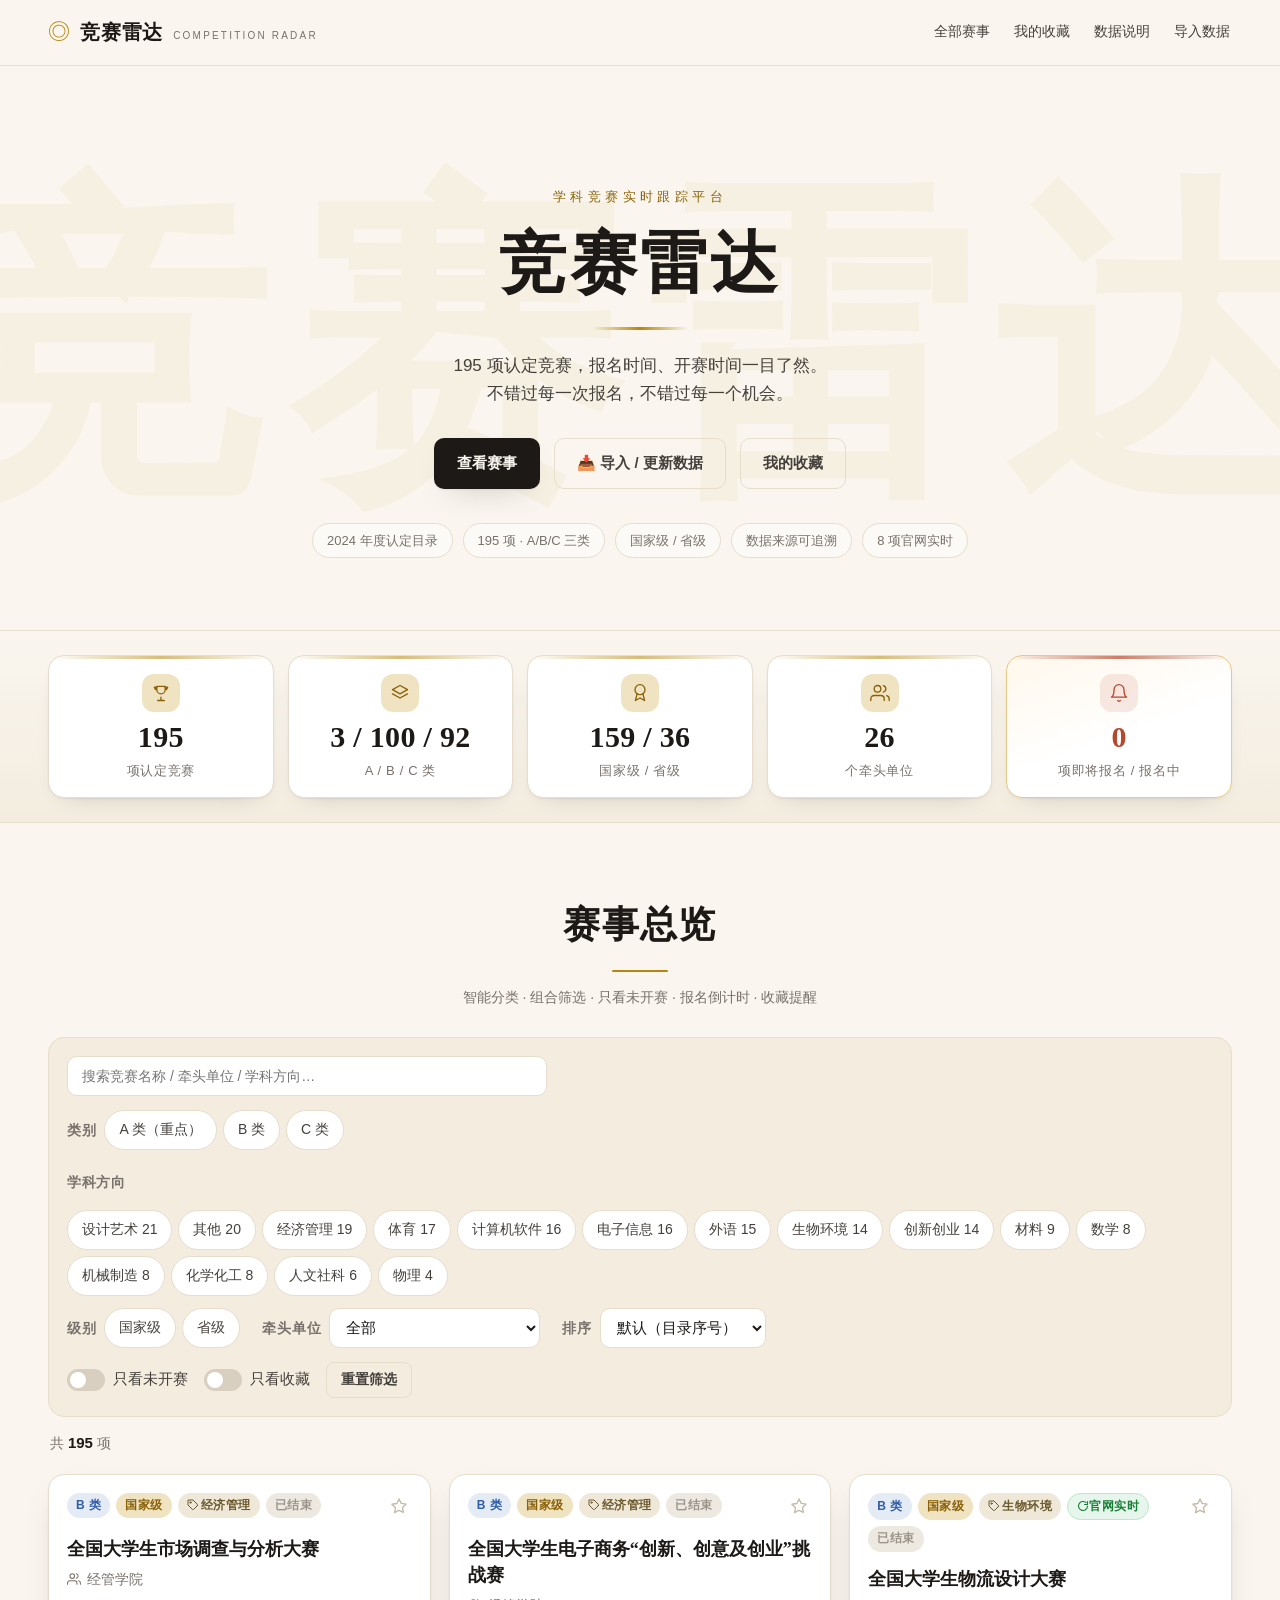
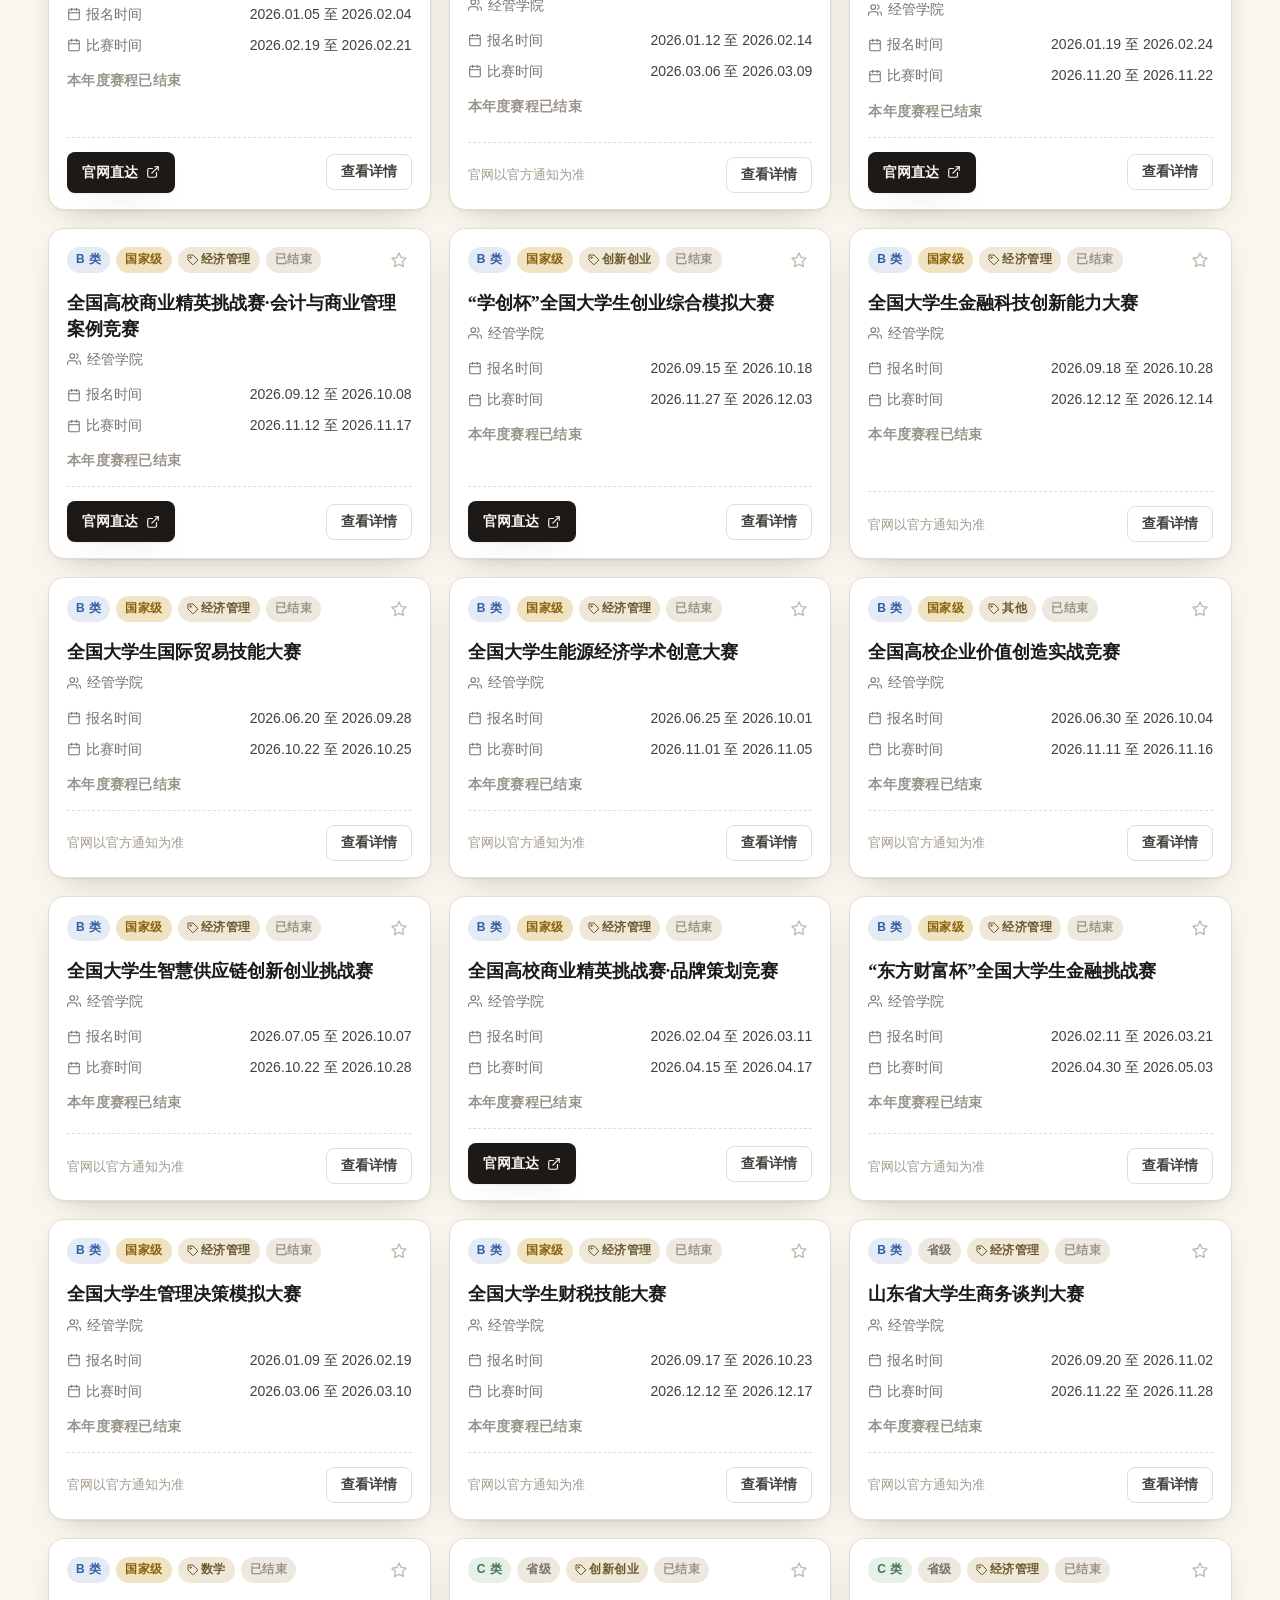
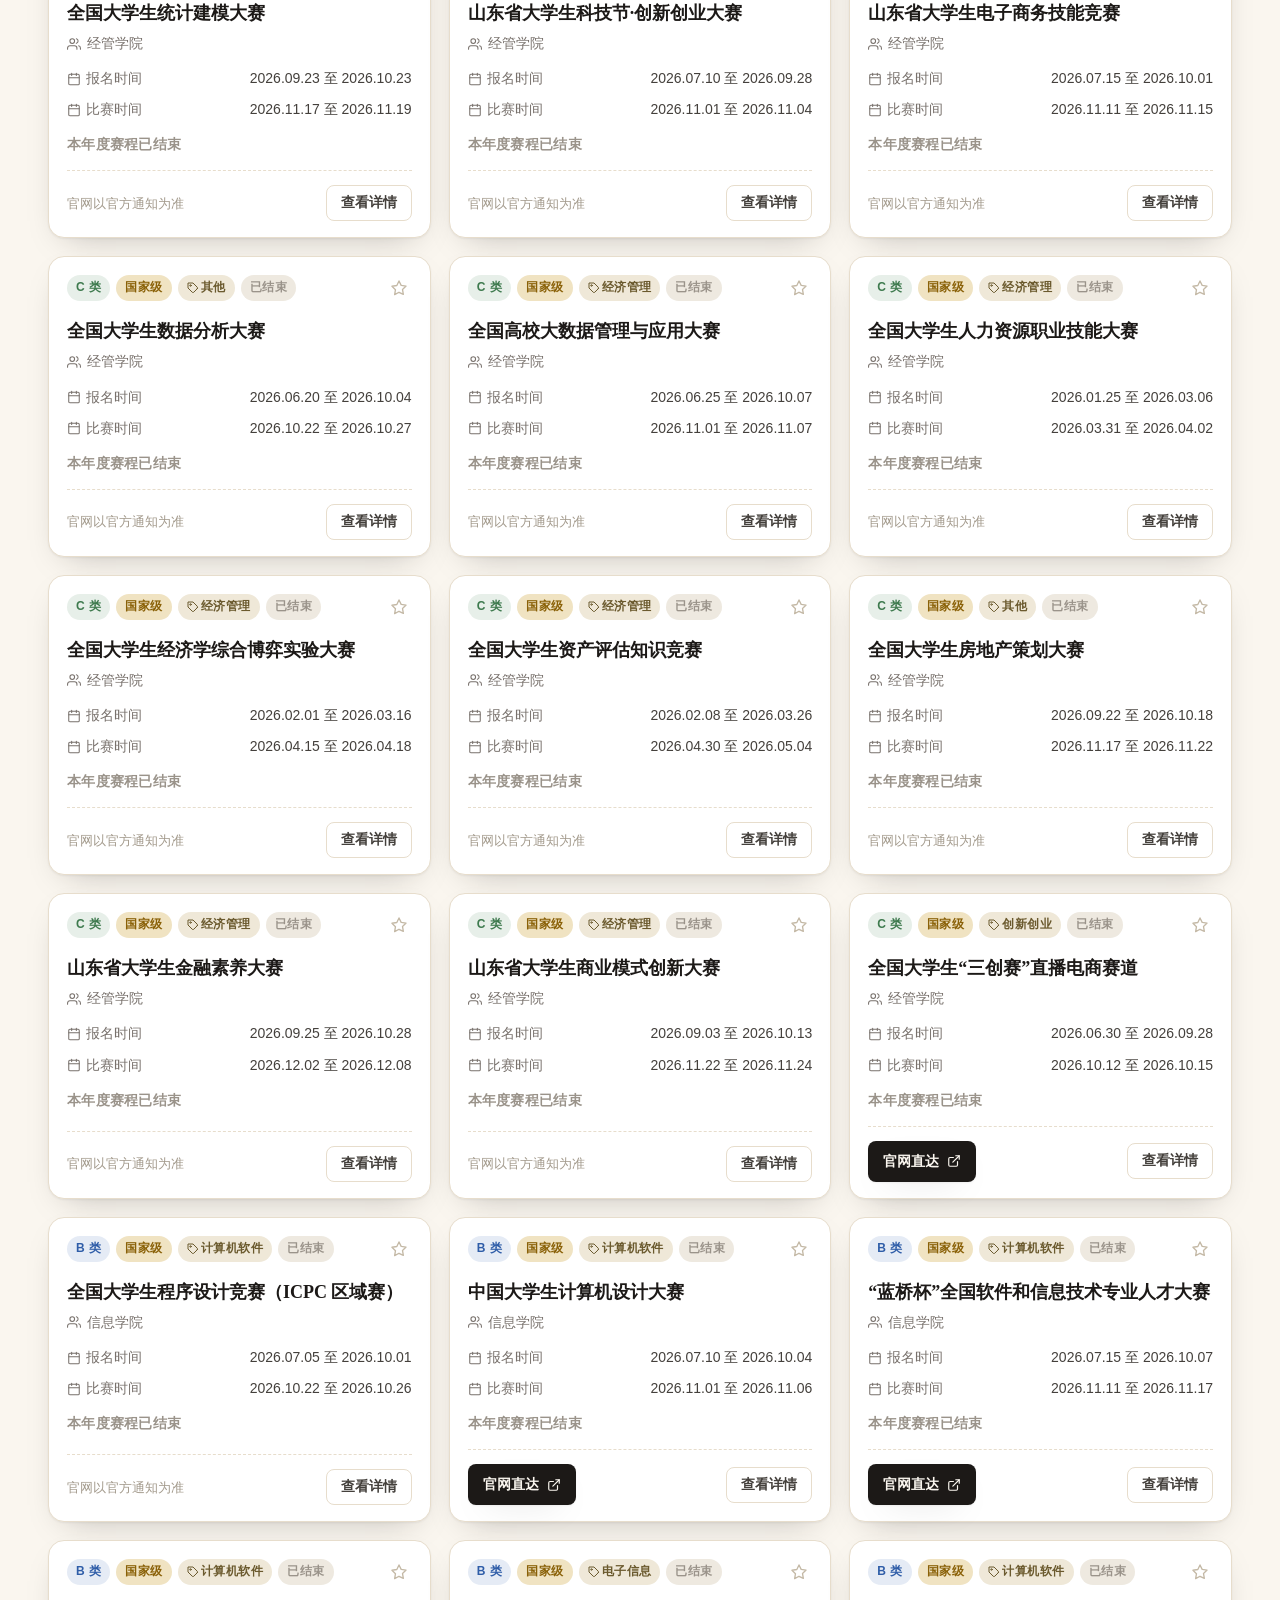
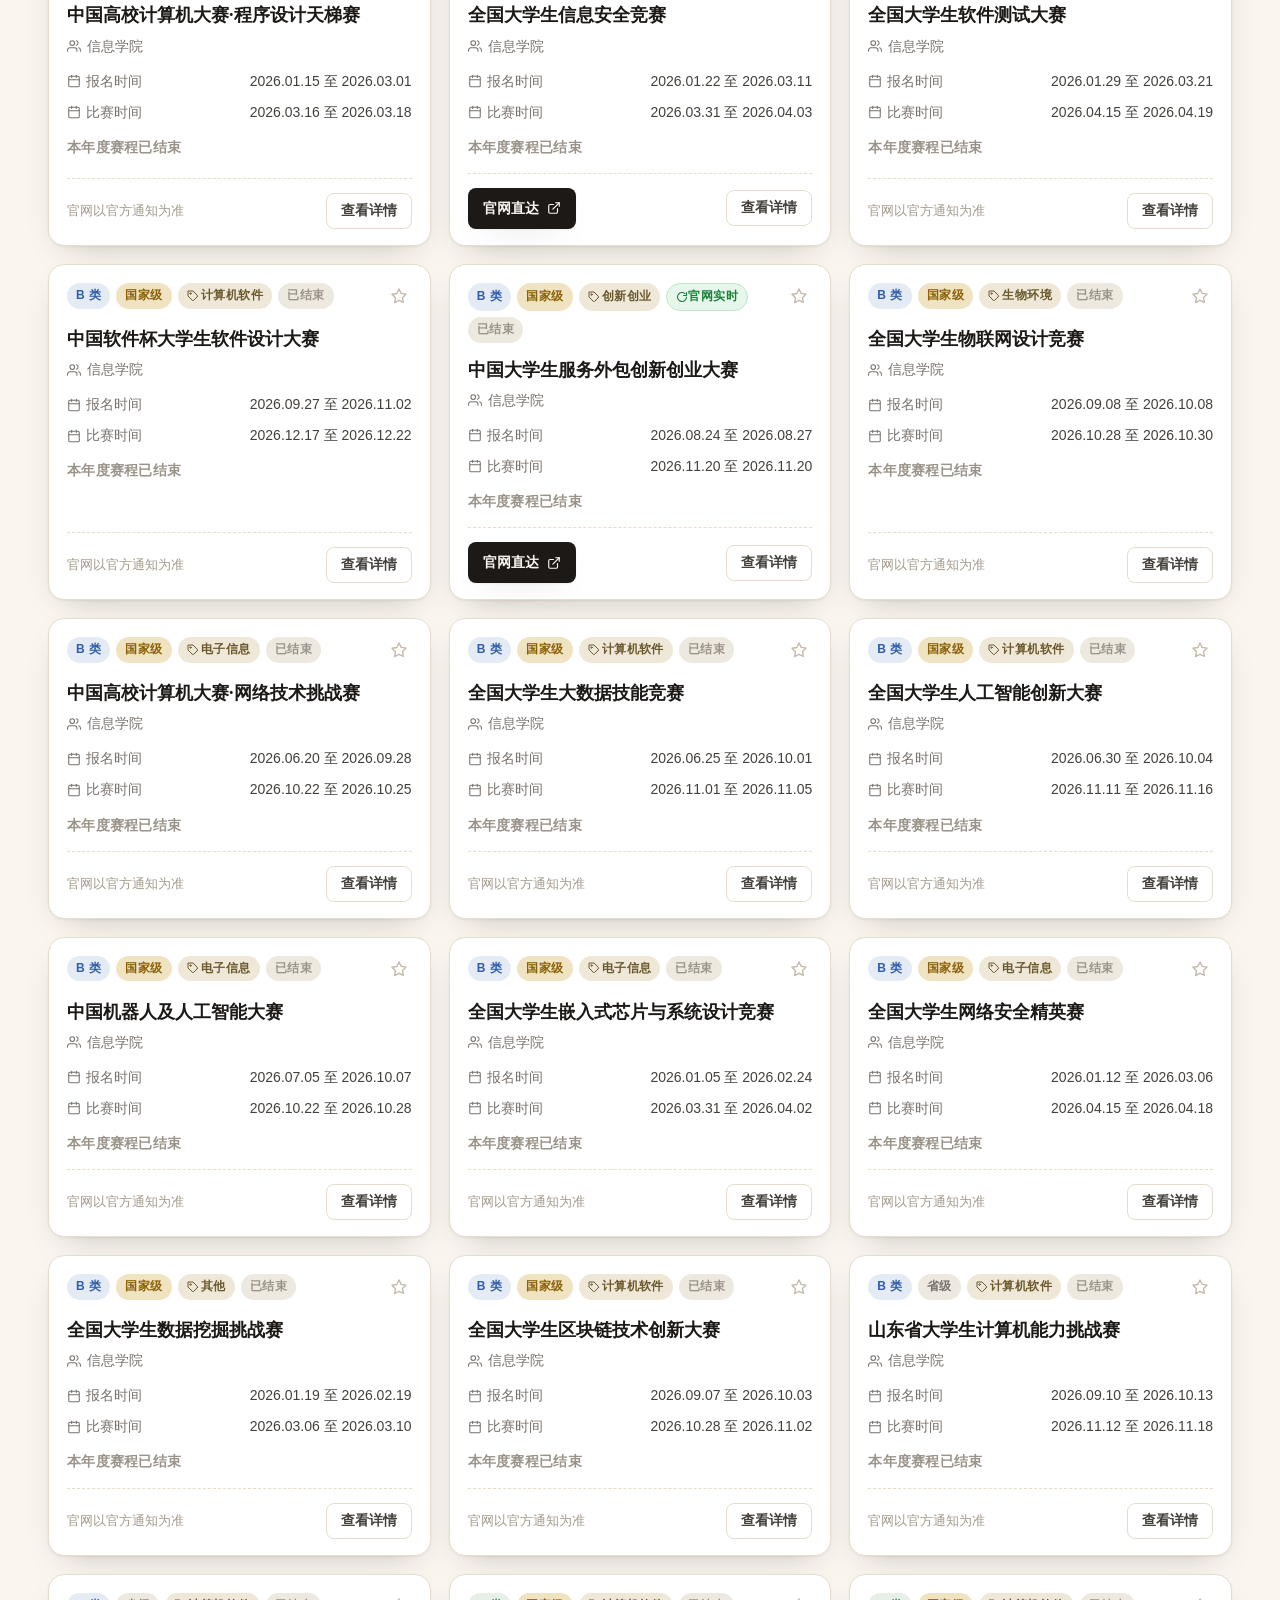
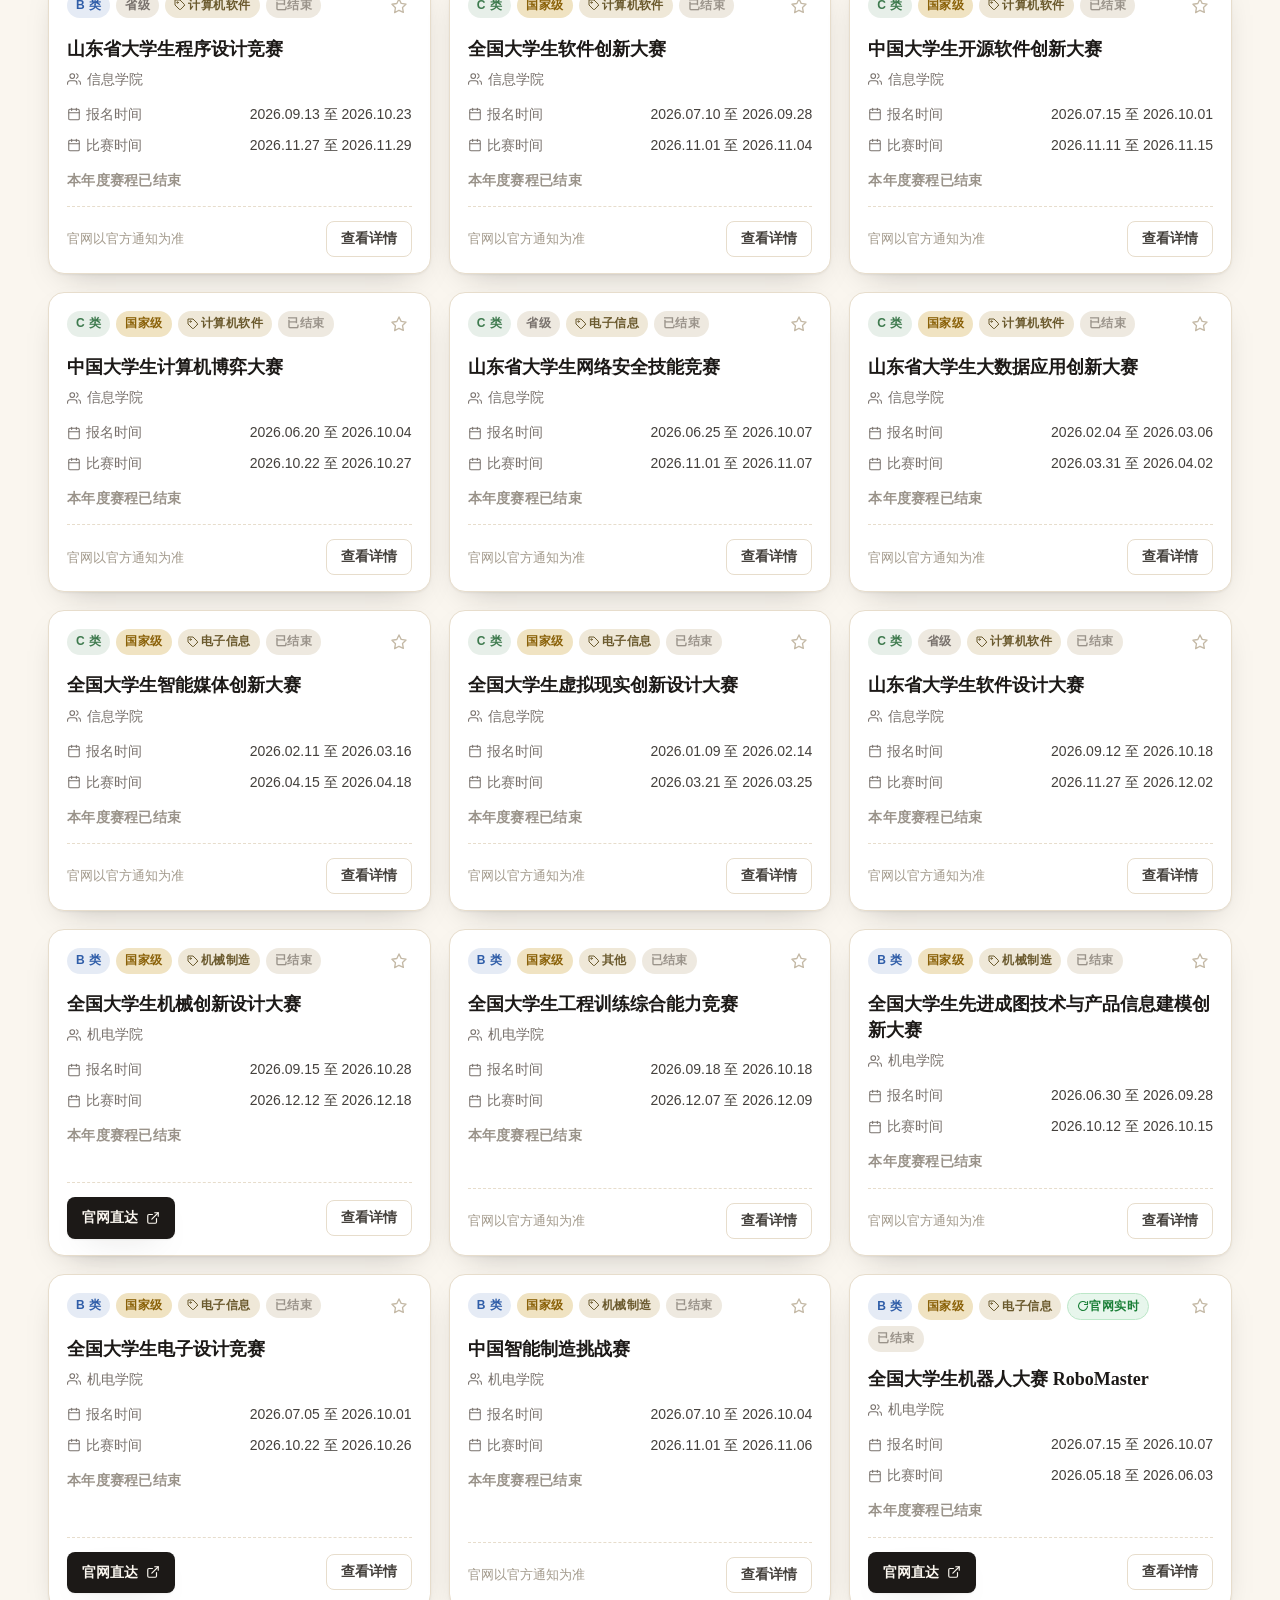
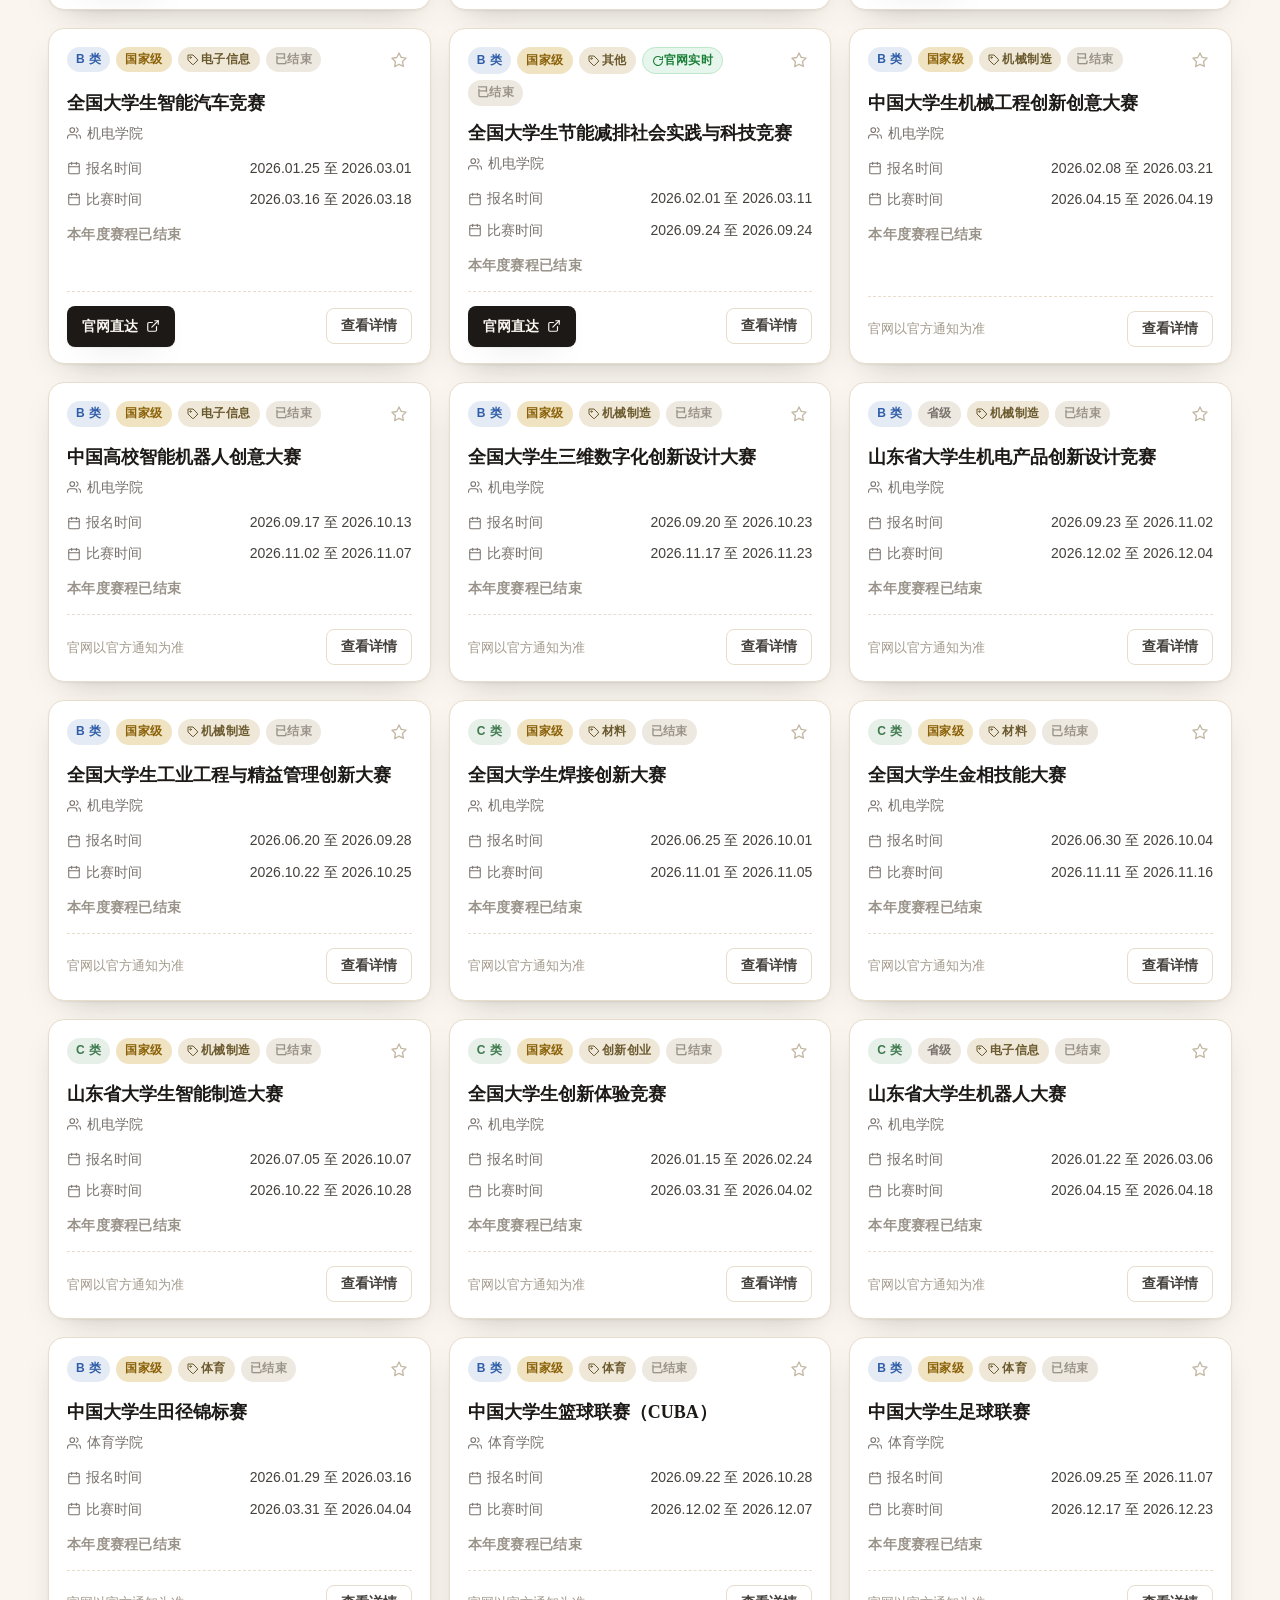
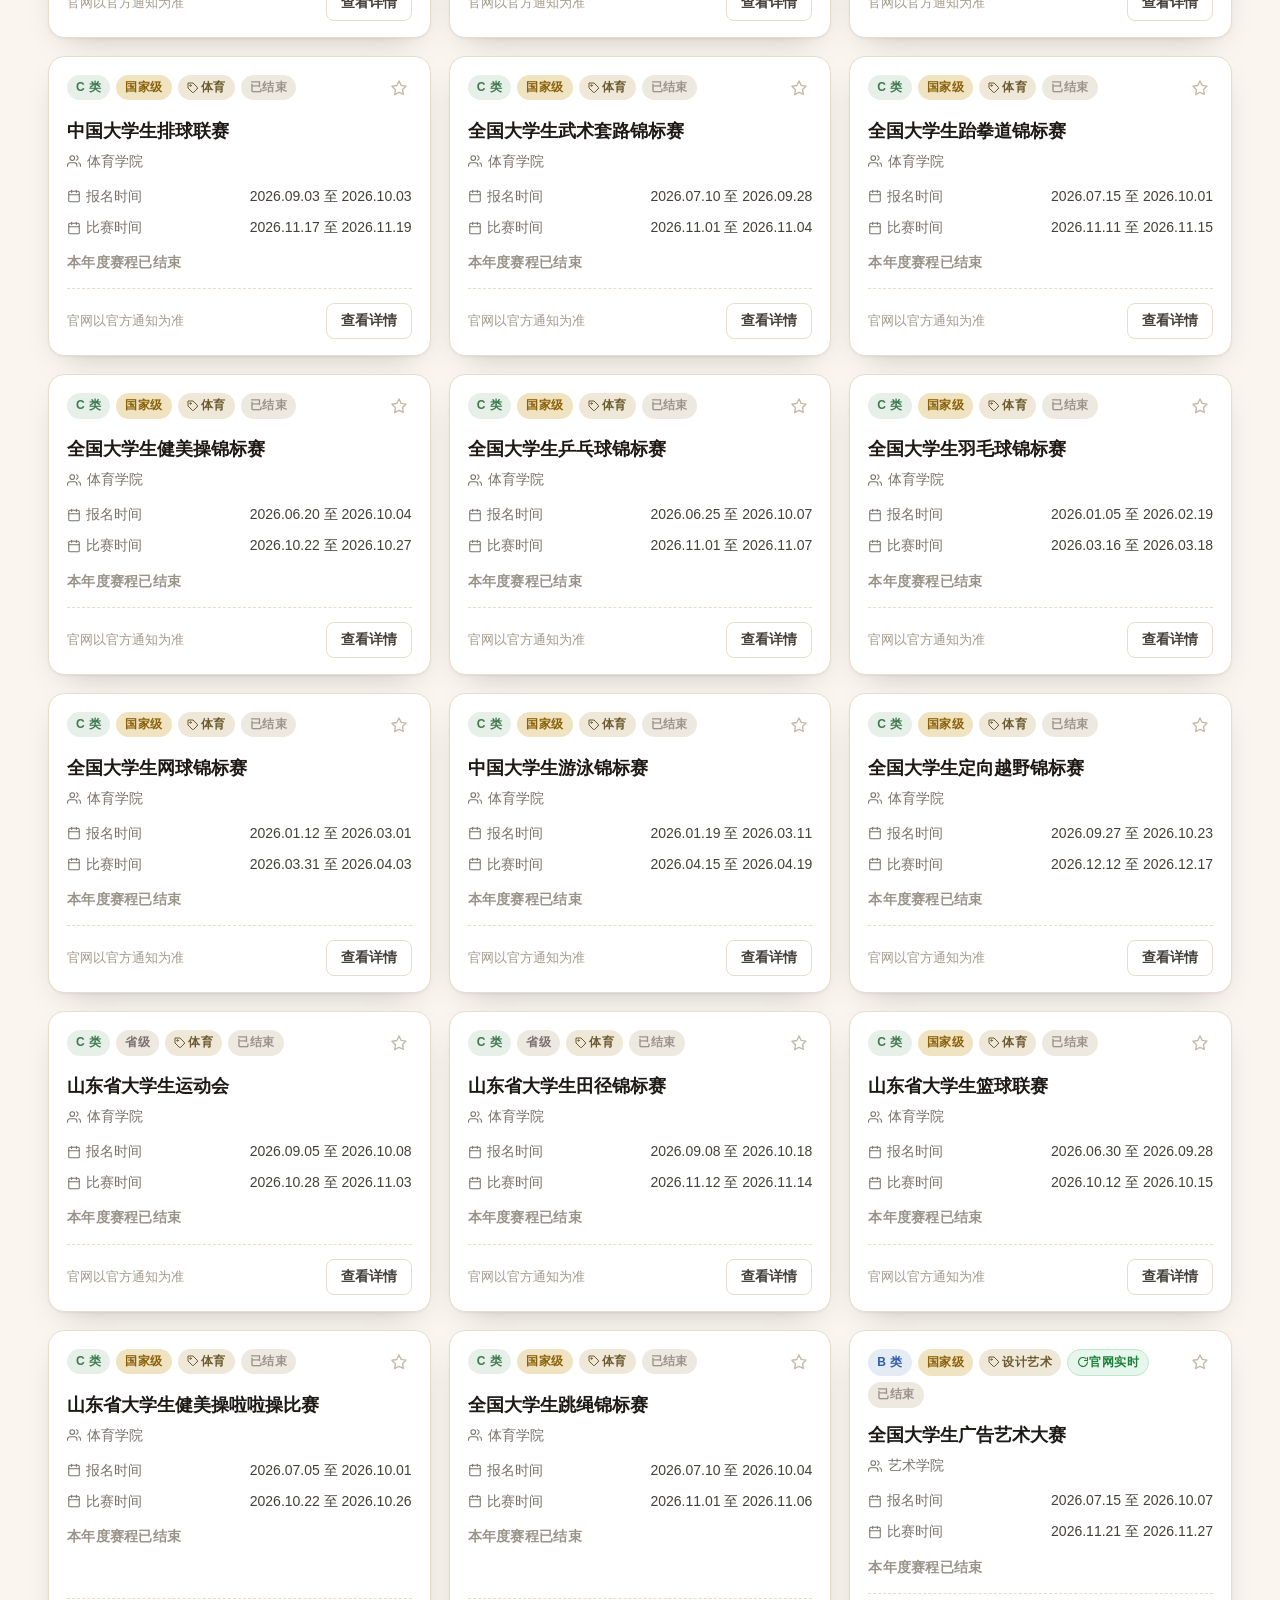
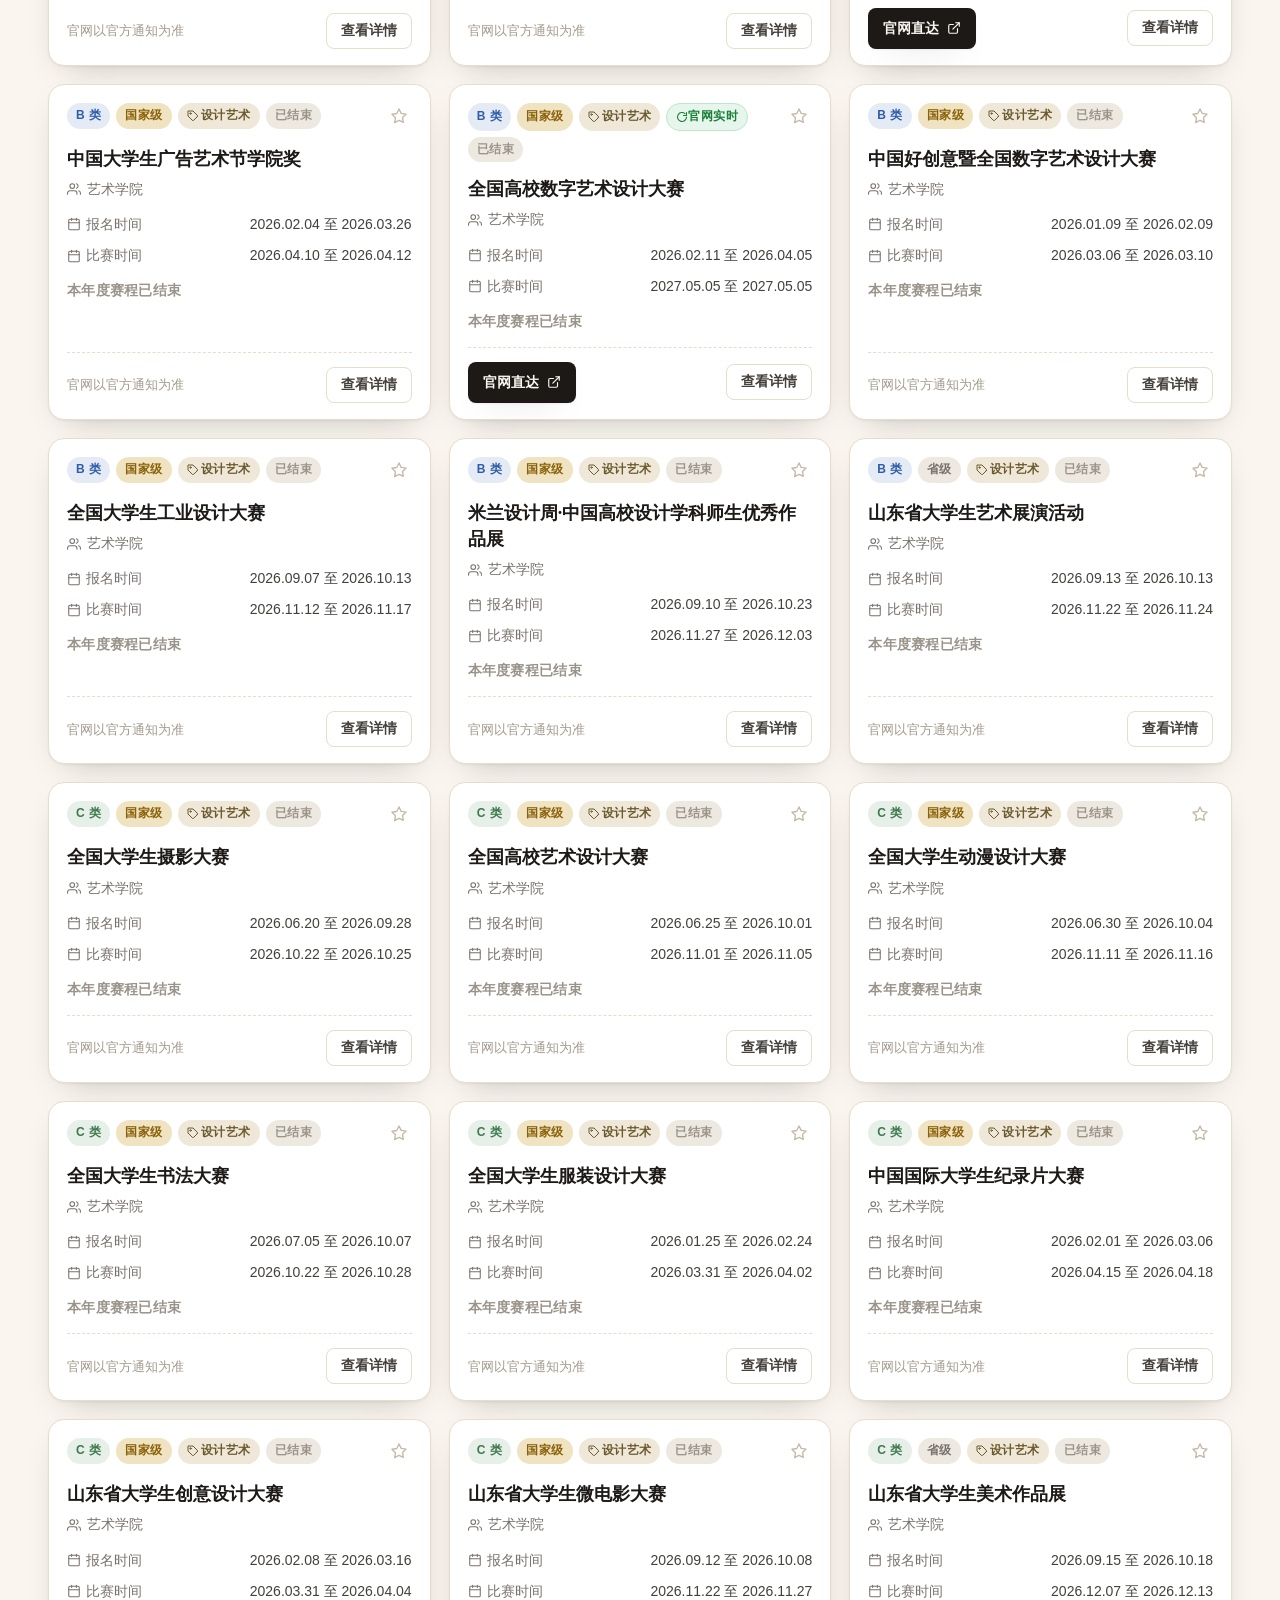
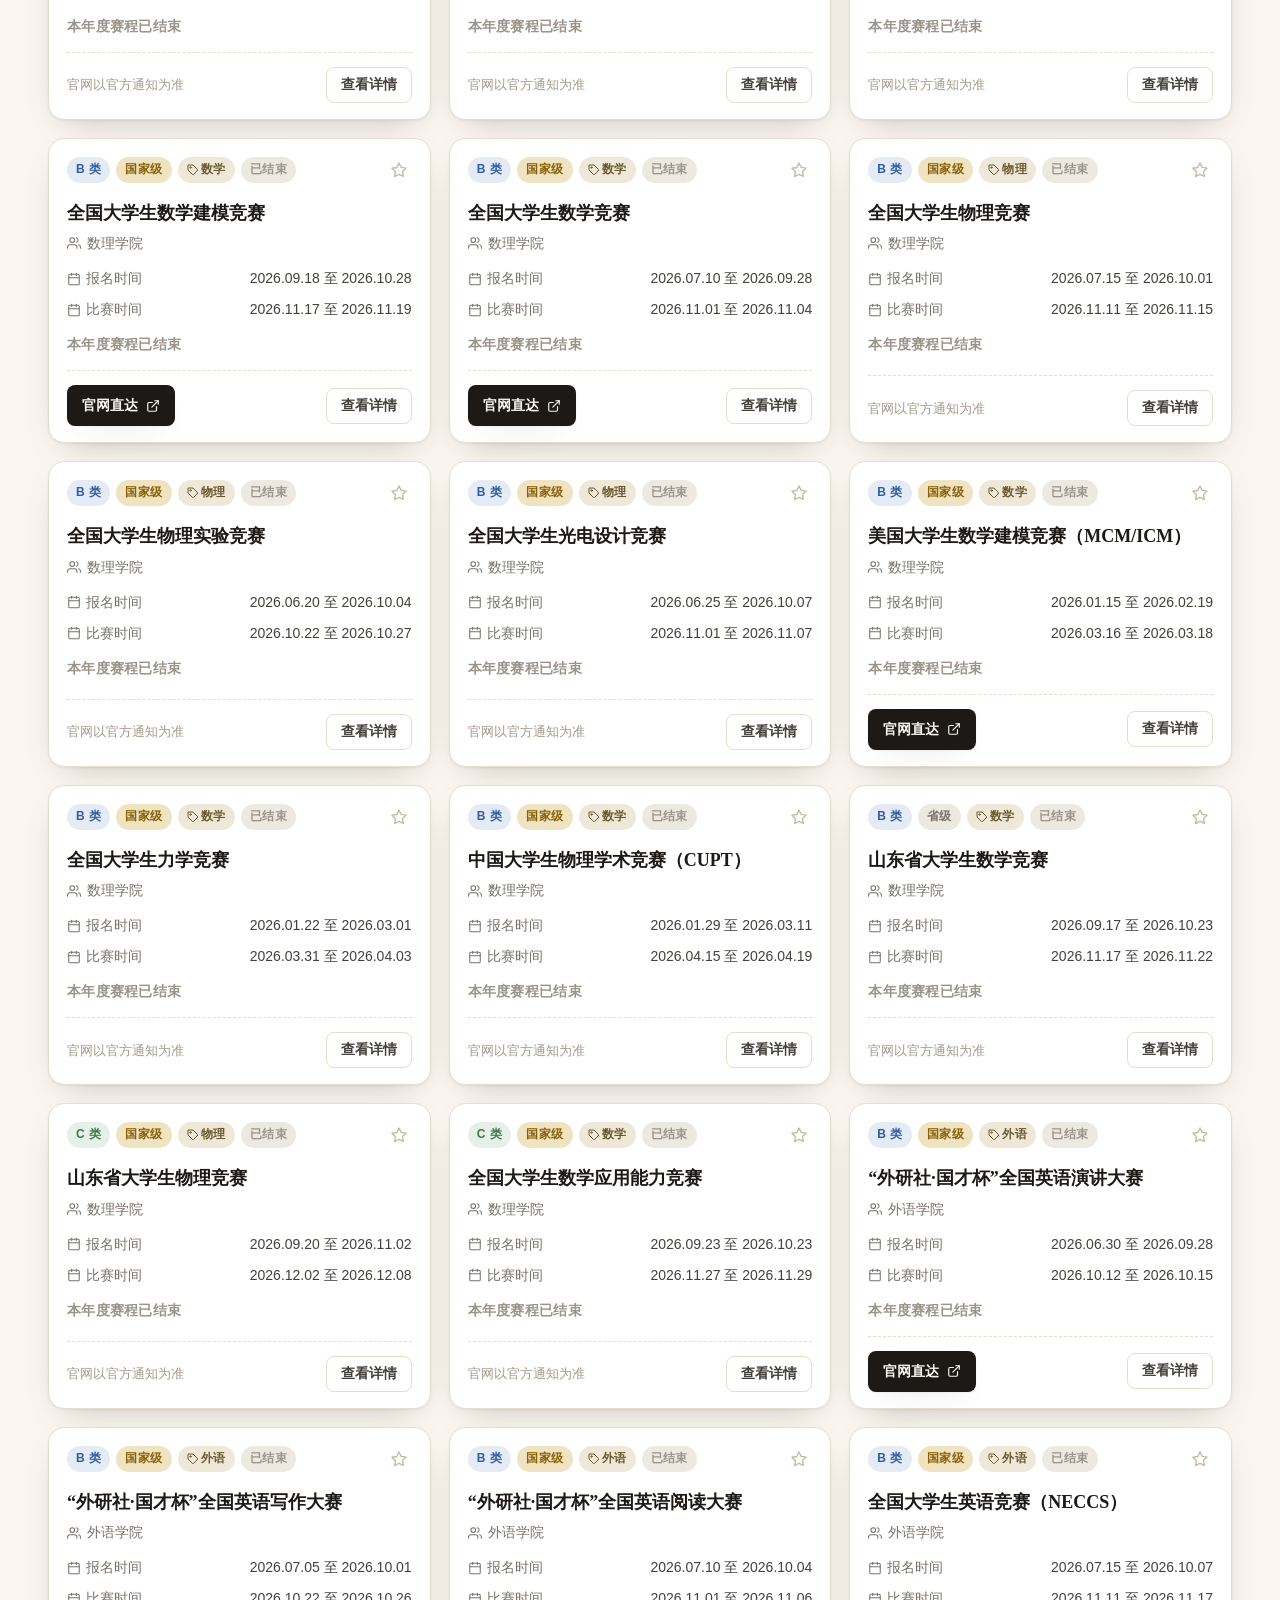
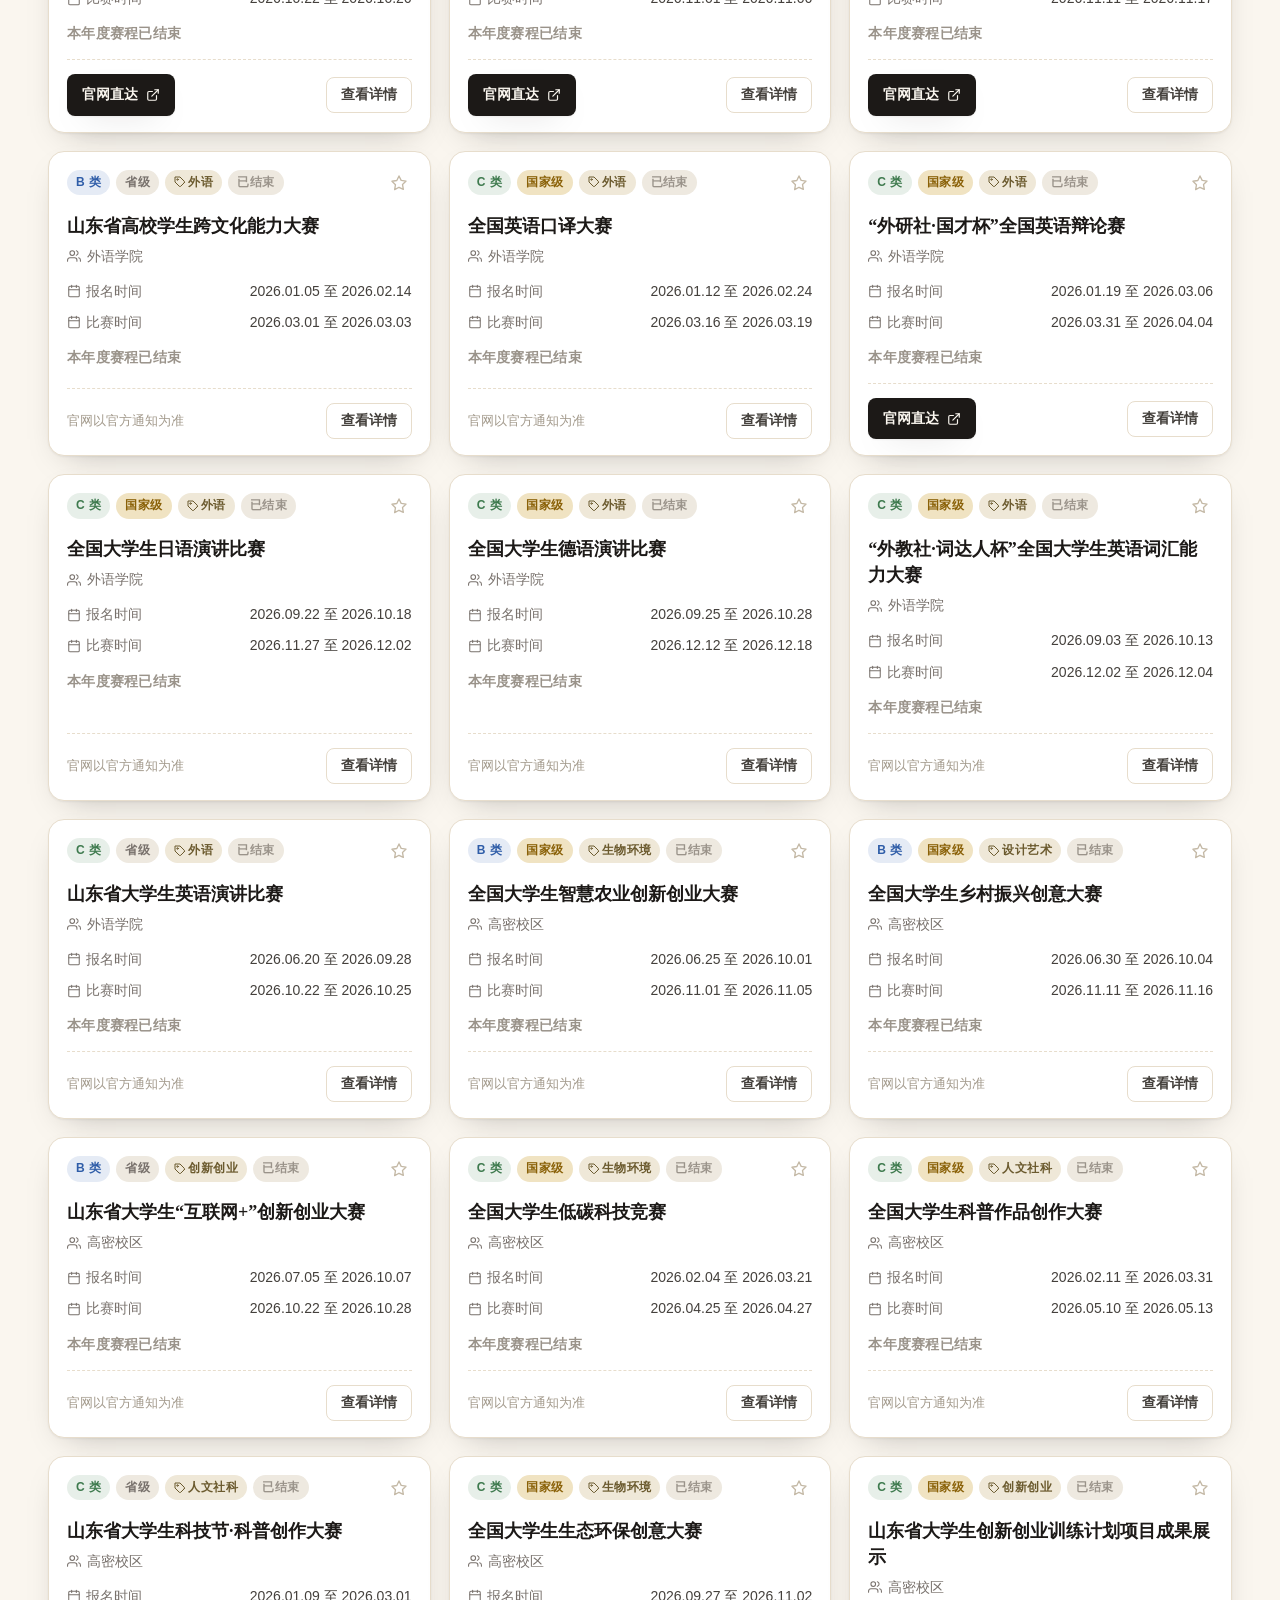
<file: index.html>
<!DOCTYPE html>
<html lang="zh-CN">
<head>
  <meta charset="UTF-8" />
  <meta name="viewport" content="width=device-width, initial-scale=1.0" />
  <title>竞赛雷达 | 学科竞赛实时跟踪平台</title>
  <meta name="description" content="学科竞赛实时跟踪平台：即将报名、报名中、报名倒计时、智能分类筛选与收藏提醒。数据可通过导入工具从各类认定目录文件生成。" />
  <link rel="icon" href="favicon.svg" type="image/svg+xml" />
  <link rel="stylesheet" href="style.css" />
</head>
<body>
  <div class="site">
    <header class="topbar">
      <a class="brand" href="#top" id="brand-link">
        <span class="brand-mark" aria-hidden="true">◎</span>
        <span class="brand-name">竞赛雷达</span>
        <span class="brand-sub">COMPETITION RADAR</span>
      </a>
      <nav class="topnav" aria-label="主导航">
        <a href="#list" id="nav-all">全部赛事</a>
        <button type="button" class="nav-link" id="nav-fav">我的收藏</button>
        <a href="#about" id="nav-about">数据说明</a>
        <a href="tools/importer/index.html" id="nav-import">导入数据</a>
      </nav>
    </header>

    <main id="top">
      <section class="hero">
        <span class="hero-watermark" aria-hidden="true">竞赛雷达</span>
        <div class="hero-inner">
          <p class="hero-eyebrow" id="hero-eyebrow">学科竞赛实时跟踪平台</p>
          <h1 class="hero-title">竞赛雷达</h1>
          <div class="hero-divider" aria-hidden="true"></div>
          <p class="hero-lead" id="hero-lead">195 项认定竞赛，报名时间、开赛时间一目了然。<br class="hero-br" />不错过每一次报名，不错过每一个机会。</p>
          <div class="hero-actions">
            <a class="btn btn-primary" href="#list">查看赛事</a>
            <a class="btn btn-ghost" href="tools/importer/index.html" id="hero-import">📥 导入 / 更新数据</a>
            <button type="button" class="btn btn-ghost" id="hero-fav">我的收藏</button>
          </div>
          <div class="hero-tags" aria-label="平台说明">
            <span id="hero-tag-year">2024 年度认定目录</span>
            <span id="hero-tag-count">195 项 · A/B/C 三类</span>
            <span id="hero-tag-level">国家级 / 省级</span>
            <span>数据来源可追溯</span>
            <span id="hero-tag-live">官网实时抓取</span>
          </div>
        </div>
      </section>

      <section class="stats-strip" aria-label="数据总览">
        <div class="stat">
          <span class="stat-icon" aria-hidden="true">
            <svg viewBox="0 0 24 24" width="20" height="20" fill="none" stroke="currentColor" stroke-width="1.6" stroke-linecap="round" stroke-linejoin="round"><path d="M8 21h8M12 17v4M7 4h10v4a5 5 0 0 1-10 0V4z"/><path d="M17 5h3l-1.5 3L17 5zM7 5H4l1.5 3L7 5z"/></svg>
          </span>
          <strong class="stat-num" id="stat-total">195</strong>
          <span class="stat-label">项认定竞赛</span>
        </div>
        <div class="stat">
          <span class="stat-icon" aria-hidden="true">
            <svg viewBox="0 0 24 24" width="20" height="20" fill="none" stroke="currentColor" stroke-width="1.6" stroke-linecap="round" stroke-linejoin="round"><path d="M12 3l9 5-9 5-9-5 9-5z"/><path d="M3 13l9 5 9-5"/></svg>
          </span>
          <strong class="stat-num">3 / 100 / 92</strong>
          <span class="stat-label">A / B / C 类</span>
        </div>
        <div class="stat">
          <span class="stat-icon" aria-hidden="true">
            <svg viewBox="0 0 24 24" width="20" height="20" fill="none" stroke="currentColor" stroke-width="1.6" stroke-linecap="round" stroke-linejoin="round"><circle cx="12" cy="8" r="6"/><path d="M15.5 13l2 8-5.5-3-5.5 3 2-8"/></svg>
          </span>
          <strong class="stat-num">159 / 36</strong>
          <span class="stat-label">国家级 / 省级</span>
        </div>
        <div class="stat">
          <span class="stat-icon" aria-hidden="true">
            <svg viewBox="0 0 24 24" width="20" height="20" fill="none" stroke="currentColor" stroke-width="1.6" stroke-linecap="round" stroke-linejoin="round"><path d="M17 21v-2a4 4 0 0 0-4-4H5a4 4 0 0 0-4 4v2"/><circle cx="9" cy="7" r="4"/><path d="M23 21v-2a4 4 0 0 0-3-3.87M16 3.13a4 4 0 0 1 0 7.75"/></svg>
          </span>
          <strong class="stat-num" id="stat-units">26</strong>
          <span class="stat-label">个牵头单位</span>
        </div>
        <div class="stat stat-hot" id="stat-upcoming">
          <span class="stat-icon" aria-hidden="true">
            <svg viewBox="0 0 24 24" width="20" height="20" fill="none" stroke="currentColor" stroke-width="1.6" stroke-linecap="round" stroke-linejoin="round"><path d="M18 8a6 6 0 0 0-12 0c0 7-3 9-3 9h18s-3-2-3-9"/><path d="M13.7 21a2 2 0 0 1-3.4 0"/></svg>
          </span>
          <strong class="stat-num">—</strong>
          <span class="stat-label">项即将报名 / 报名中</span>
        </div>
      </section>

      <section class="list" id="list">
        <div class="list-head">
          <h2 class="section-title">赛事总览</h2>
          <p class="section-sub">智能分类 · 组合筛选 · 只看未开赛 · 报名倒计时 · 收藏提醒</p>
        </div>

        <div class="toolbar" role="search" aria-label="赛事筛选">
          <label class="search-box">
            <span class="sr-only">搜索竞赛名称或牵头单位</span>
            <input type="search" id="filter-query" placeholder="搜索竞赛名称 / 牵头单位 / 学科方向…" />
          </label>

          <div class="chip-groups">
            <div class="chip-group">
              <span class="chip-group-label">类别</span>
              <div class="chips" id="chips-category" role="group" aria-label="按类别多选">
                <button type="button" class="chip" data-cat="A">A 类（重点）</button>
                <button type="button" class="chip" data-cat="B">B 类</button>
                <button type="button" class="chip" data-cat="C">C 类</button>
              </div>
            </div>
            <div class="chip-group">
              <span class="chip-group-label">学科方向</span>
              <div class="chips chips-fields" id="chips-field" role="group" aria-label="按学科方向多选"></div>
            </div>
            <div class="chip-group">
              <span class="chip-group-label">级别</span>
              <div class="chips" id="chips-level" role="group" aria-label="按级别多选">
                <button type="button" class="chip" data-level="G">国家级</button>
                <button type="button" class="chip" data-level="S">省级</button>
              </div>
            </div>
            <div class="chip-group">
              <span class="chip-group-label">牵头单位</span>
              <select id="filter-unit" class="select">
                <option value="ALL">全部</option>
              </select>
            </div>
            <div class="chip-group">
              <span class="chip-group-label">排序</span>
              <select id="filter-sort" class="select">
                <option value="catalog">默认（目录序号）</option>
                <option value="regEnd">报名截止最近优先</option>
                <option value="eventStart">开赛时间最早优先</option>
              </select>
            </div>
          </div>

          <div class="toolbar-toggles">
            <label class="toggle">
              <input type="checkbox" id="toggle-upcoming" />
              <span>只看未开赛</span>
            </label>
            <label class="toggle">
              <input type="checkbox" id="toggle-fav" />
              <span>只看收藏</span>
            </label>
            <button type="button" class="btn btn-small btn-ghost" id="btn-reset">重置筛选</button>
          </div>
        </div>

        <p class="result-count" id="result-count" role="status"></p>

        <ul class="cards" id="cards"></ul>

        <div class="empty" id="empty" hidden>
          <div class="empty-radar" aria-hidden="true">◎</div>
          <p>没有符合条件的赛事</p>
          <button type="button" class="btn btn-primary" id="btn-clear">清除全部筛选</button>
        </div>
      </section>

      <section class="about" id="about">
        <h2 class="section-title">数据说明</h2>
        <div class="about-grid">
          <div class="about-card">
            <h3>数据底座</h3>
            <p id="about-base">赛事目录依据《2024 年度学科竞赛认定目录》，共 <strong>195</strong> 项，分为 A / B / C 三类，国家级 / 省级两级。</p>
          </div>
          <div class="about-card">
            <h3>智能分类</h3>
            <p>每项赛事按名称关键词自动标注「学科方向」（数学、计算机、材料、外语等），可多选组合筛选；分类结果仅供快速筛选参考。</p>
          </div>
          <div class="about-card">
            <h3>时效信息</h3>
            <p>报名、比赛时间来自两个来源：<b>官网实时抓取</b>（每日自动同步各竞赛官网公告，卡片会标注「官网实时」）与<b>目录示例数据</b>（未命中官网自动解析时的兜底）。</p>
            <p class="data-fresh" id="live-fresh"></p>
          </div>
          <div class="about-card">
            <h3>免责声明</h3>
            <p>本站仅聚合各竞赛公告的标题、时间与链接信息，参赛信息请以各竞赛组委会官方通知为准。</p>
          </div>
        </div>
      </section>
    </main>

    <footer class="footer">
      <div class="footer-inner">
        <p class="footer-brand">竞赛雷达 · COMPETITION RADAR</p>
        <p>为在校学生提供学科竞赛实时跟踪服务 · 数据来源可追溯 · 版权归各赛事组委会所有</p>
        <p class="footer-note">© 2026 竞赛雷达 · 演示站点，赛事时间为示例数据</p>
      </div>
    </footer>

    <div class="modal-backdrop" id="modal-backdrop" hidden>
      <div class="modal" role="dialog" aria-modal="true" aria-labelledby="modal-title">
        <div class="modal-head">
          <div class="badges" id="modal-badges"></div>
          <button type="button" class="modal-close" id="modal-close" aria-label="关闭详情">✕</button>
        </div>
        <h3 class="modal-title" id="modal-title"></h3>
        <p class="modal-unit" id="modal-unit"></p>
        <dl class="modal-dates" id="modal-dates"></dl>
        <p class="modal-countdown" id="modal-countdown"></p>
        <p class="modal-note" id="modal-note"></p>
        <div class="modal-actions" id="modal-actions"></div>
      </div>
    </div>
  </div>

  <script src="data.js"></script>
  <script src="meta-fix.js"></script>
  <script src="live-overrides.js"></script>
  <script src="app.js"></script>
</body>
</html>
</file>
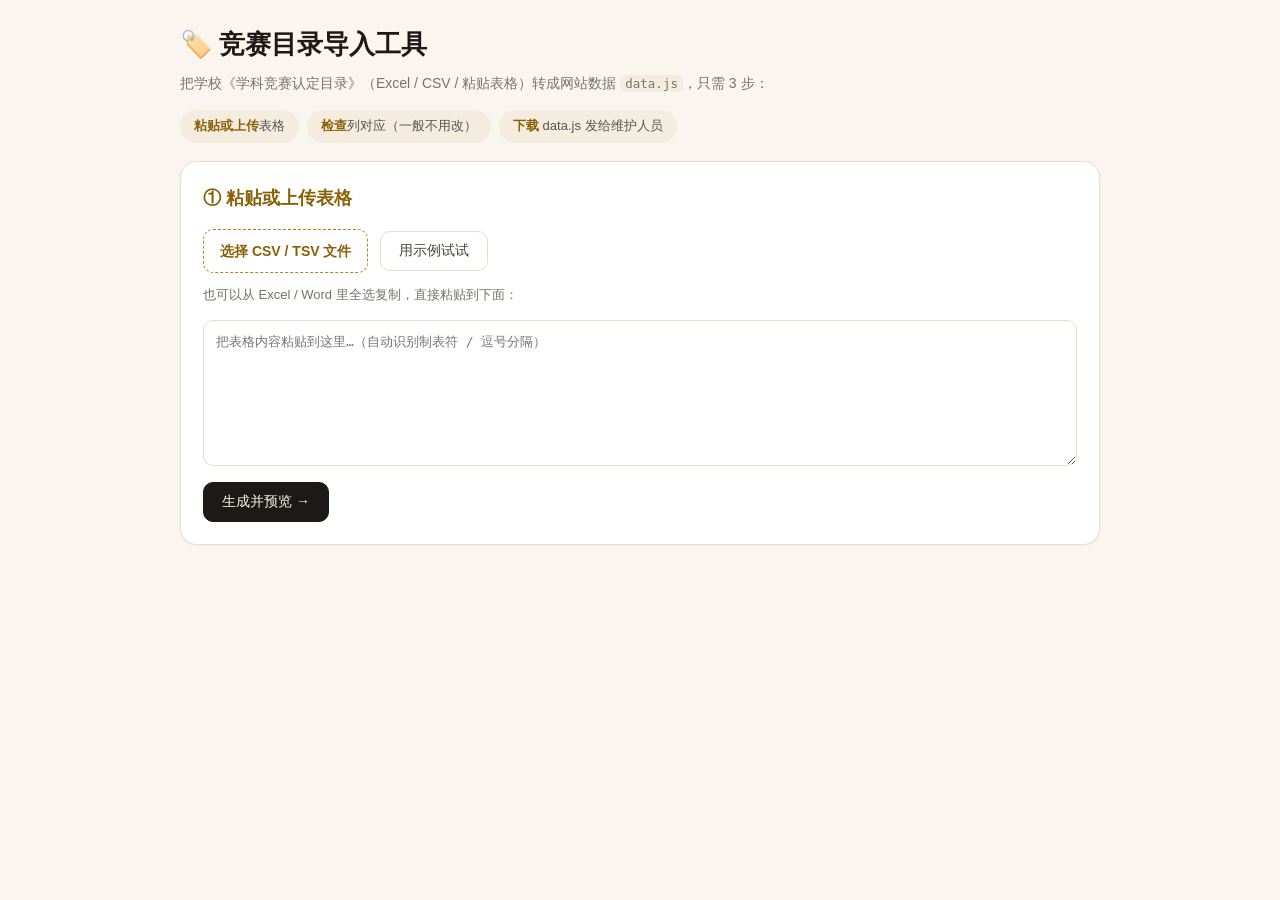
<file: tools/importer/index.html>
<!DOCTYPE html>
<html lang="zh-CN">
<head>
  <meta charset="UTF-8" />
  <meta name="viewport" content="width=device-width, initial-scale=1.0" />
  <title>竞赛目录导入工具 · 竞赛雷达</title>
  <link rel="stylesheet" href="style.css" />
</head>
<body>
  <div class="wrap">
    <header>
      <h1>🏷️ 竞赛目录导入工具</h1>
      <p class="sub">把学校《学科竞赛认定目录》（Excel / CSV / 粘贴表格）转成网站数据 <code>data.js</code>，只需 3 步：</p>
      <ol class="steps-intro">
        <li><b>粘贴或上传</b>表格</li>
        <li><b>检查</b>列对应（一般不用改）</li>
        <li><b>下载</b> data.js 发给维护人员</li>
      </ol>
    </header>

    <section class="card">
      <h2>① 粘贴或上传表格</h2>
      <div class="row">
        <label class="file-btn">
          选择 CSV / TSV 文件
          <input type="file" id="file" accept=".csv,.tsv,.txt" />
        </label>
        <button id="btn-sample" class="btn">用示例试试</button>
      </div>
      <p class="hint block-hint">也可以从 Excel / Word 里全选复制，直接粘贴到下面：</p>
      <textarea id="paste" rows="8" placeholder="把表格内容粘贴到这里…（自动识别制表符 / 逗号分隔）"></textarea>
      <div class="row">
        <button id="btn-parse" class="btn primary">生成并预览 →</button>
      </div>
    </section>

    <section class="card" id="map-card" hidden>
      <h2>② 检查列对应<span class="auto-tag">自动识别</span></h2>
      <p class="sub">列已经自动对应好；如果某列对不上，下拉改一下，预览会自动更新：</p>
      <div class="map-grid" id="map-grid"></div>
      <button id="btn-map" class="btn primary" style="display:none">按此映射生成</button>
    </section>

    <section class="card" id="preview-card" hidden>
      <h2>③ 预览并下载</h2>
      <div class="meta-row">
        <label>来源说明：<input id="meta-source" type="text" value="《2025 年度学科竞赛认定目录》" style="width:320px" /></label>
        <label>年度：<input id="meta-year" type="number" value="2025" style="width:80px" /></label>
        <label>学校 / 机构：<input id="meta-school" type="text" value="" style="width:180px" /></label>
      </div>
      <p class="stat-line" id="stat-line"></p>
      <div class="preview" id="preview"></div>
      <div class="row">
        <button id="btn-download" class="btn primary">下载 data.js</button>
        <button id="btn-copy" class="btn">复制到剪贴板</button>
        <a id="dl-link" download="data.js" hidden></a>
      </div>
      <p class="hint block-hint">下载 <code>data.js</code> 后，把文件发给网站维护人员，即可更新线上数据。学科方向已自动分类，一般无需修改。</p>
    </section>
  </div>
  <script src="importer.js"></script>
  <script>
    // 简化体验：点「生成并预览」后自动完成列对应并出预览；改下拉也自动刷新
    document.getElementById("btn-parse").addEventListener("click", function () {
      setTimeout(function () {
        var b = document.getElementById("btn-map");
        if (b && !b.closest("section").hidden) b.click();
      }, 30);
    });
    document.getElementById("map-grid").addEventListener("change", function () {
      var b = document.getElementById("btn-map");
      if (b) b.click();
    });
  </script>
</body>
</html>
</file>
<file: style.css>
/* ============================================================
   青科竞赛雷达 · Design System v4.6
   风格：Exaggerated Minimalism（夸张极简）
   纸张暖白 + 墨黑 + 金线，中文衬线大标题
   ============================================================ */

:root {
  --paper: #faf6ef;
  --paper-2: #f3ecdf;
  --ink: #1c1917;
  --ink-2: #44403c;
  --muted: #78716c;
  --line: #e7ddcc;
  --gold: #b8860b;
  --gold-deep: #8a6108;
  --gold-soft: #f0e3c2;
  --cat-a: #b5482d;
  --cat-b: #2f5da8;
  --cat-c: #3e7a4e;
  --ok: #2f7d4f;
  --warn: #b8860b;
  --shadow: 0 1px 2px rgba(28, 25, 23, 0.05), 0 12px 32px -18px rgba(28, 25, 23, 0.35);
  --shadow-lift: 0 2px 6px rgba(28, 25, 23, 0.07), 0 22px 44px -20px rgba(28, 25, 23, 0.4);
  --font-serif: "Noto Serif SC", "Source Han Serif SC", "Songti SC", "STSong", "SimSun", serif;
  --font-sans: -apple-system, BlinkMacSystemFont, "PingFang SC", "Microsoft YaHei", "Segoe UI", sans-serif;
}

* { box-sizing: border-box; }
html { scroll-behavior: smooth; }
body {
  margin: 0;
  background: var(--paper);
  color: var(--ink);
  font-family: var(--font-sans);
  line-height: 1.65;
  -webkit-font-smoothing: antialiased;
}
a { color: inherit; }
button { font-family: inherit; cursor: pointer; }
:focus-visible { outline: 2px solid var(--gold); outline-offset: 2px; border-radius: 4px; }

.sr-only {
  position: absolute; width: 1px; height: 1px; padding: 0; margin: -1px;
  overflow: hidden; clip: rect(0 0 0 0); white-space: nowrap; border: 0;
}

/* 顶栏 */
.topbar {
  position: sticky; top: 0; z-index: 40;
  display: flex; align-items: center; justify-content: space-between; gap: 16px;
  padding: 14px clamp(16px, 4vw, 48px);
  background: rgba(250, 246, 239, 0.86);
  backdrop-filter: blur(10px);
  border-bottom: 1px solid var(--line);
}
.brand { display: flex; align-items: baseline; gap: 10px; text-decoration: none; }
.brand-mark { font-size: 22px; color: var(--gold); line-height: 1; }
.brand-name { font-family: var(--font-serif); font-size: 20px; font-weight: 700; letter-spacing: 0.04em; }
.brand-sub { font-size: 10px; letter-spacing: 0.22em; color: var(--muted); text-transform: uppercase; }
.topnav { display: flex; align-items: center; gap: 20px; }
.topnav a, .nav-link {
  background: none; border: 0; padding: 6px 2px; font-size: 14px; color: var(--ink-2);
  text-decoration: none; border-bottom: 2px solid transparent; transition: color 0.2s, border-color 0.2s;
}
.topnav a:hover, .nav-link:hover { color: var(--ink); border-bottom-color: var(--gold); }

/* Hero */
.hero {
  position: relative; overflow: hidden;
  padding: clamp(64px, 10vw, 120px) clamp(16px, 4vw, 48px) clamp(48px, 6vw, 72px);
  text-align: center;
}
.hero-watermark {
  position: absolute; inset: 0; display: flex; align-items: center; justify-content: center;
  font-family: var(--font-serif); font-size: clamp(120px, 26vw, 340px); font-weight: 900;
  color: rgba(184, 134, 11, 0.055); letter-spacing: 0.06em;
  user-select: none; pointer-events: none; white-space: nowrap;
}
.hero-inner { position: relative; max-width: 820px; margin: 0 auto; }
.hero-eyebrow { margin: 0 0 18px; font-size: 13px; letter-spacing: 0.34em; text-transform: uppercase; color: var(--gold-deep); }
.hero-title {
  margin: 0; font-family: var(--font-serif);
  font-size: clamp(3rem, 8vw, 4.2rem); font-weight: 900; line-height: 1.12;
  letter-spacing: 0.05em; color: var(--ink);
}
.hero-divider { width: 96px; height: 3px; margin: 26px auto 22px; background: linear-gradient(90deg, transparent, var(--gold), transparent); border-radius: 2px; }
.hero-lead { margin: 0 auto; max-width: 560px; font-size: 17px; color: var(--ink-2); }
.hero-actions { display: flex; justify-content: center; gap: 14px; margin-top: 30px; flex-wrap: wrap; }
.hero-tags { display: flex; justify-content: center; gap: 10px; flex-wrap: wrap; margin-top: 34px; }
.hero-tags span { font-size: 13px; color: var(--muted); padding: 6px 14px; border: 1px solid var(--line); border-radius: 999px; background: rgba(255, 255, 255, 0.5); }

/* 按钮 */
.btn {
  display: inline-flex; align-items: center; gap: 8px; border: 1px solid transparent;
  border-radius: 10px; padding: 12px 22px; font-size: 15px; font-weight: 600;
  text-decoration: none; transition: transform 0.15s, box-shadow 0.2s, background 0.2s, border-color 0.2s;
}
.btn:active { transform: translateY(1px); }
.btn-primary { background: var(--ink); color: var(--paper); box-shadow: var(--shadow); }
.btn-primary:hover { background: #000; transform: translateY(-1px); }
.btn-ghost { background: transparent; border-color: var(--line); color: var(--ink-2); }
.btn-ghost:hover { border-color: var(--gold); color: var(--ink); }
.btn-small { padding: 8px 14px; font-size: 14px; border-radius: 8px; }
/* 数据总览 */
.stats-strip {
  display: grid; grid-template-columns: repeat(5, 1fr); gap: 14px;
  padding: 24px clamp(16px, 4vw, 48px);
  background: linear-gradient(180deg, var(--paper) 0%, var(--paper-2) 100%);
  border-top: 1px solid var(--line); border-bottom: 1px solid var(--line);
}
.stat {
  position: relative; overflow: hidden;
  background: #fff; border: 1px solid var(--line); border-radius: 16px;
  padding: 18px 10px 16px; text-align: center;
  box-shadow: 0 1px 2px rgba(28, 25, 23, 0.05), 0 10px 24px -18px rgba(28, 25, 23, 0.3);
  transition: transform 0.18s, box-shadow 0.2s;
}
.stat:hover { transform: translateY(-2px); box-shadow: 0 2px 6px rgba(28, 25, 23, 0.06), 0 16px 32px -18px rgba(28, 25, 23, 0.38); }
.stat::before {
  content: ""; position: absolute; left: 0; right: 0; top: 0; height: 3px;
  background: linear-gradient(90deg, transparent, var(--gold), transparent); opacity: 0.55;
}
.stat-icon {
  display: inline-flex; align-items: center; justify-content: center;
  width: 38px; height: 38px; border-radius: 12px;
  background: var(--gold-soft); color: var(--gold-deep); margin-bottom: 8px;
}
.stat-num {
  display: block; font-family: var(--font-serif);
  font-size: clamp(22px, 2.4vw, 30px); font-weight: 800;
  color: var(--ink); line-height: 1.15; letter-spacing: 0.01em;
  font-variant-numeric: tabular-nums;
}
.stat-label { display: block; margin-top: 5px; font-size: 13px; color: var(--muted); letter-spacing: 0.05em; }
.stat-hot {
  background: linear-gradient(160deg, #fff8ec 0%, #fff 55%);
  border-color: #e8c987;
}
.stat-hot .stat-icon { background: rgba(181, 72, 45, 0.12); color: var(--cat-a); }
.stat-hot .stat-num { color: var(--cat-a); }
.stat-hot::before { background: linear-gradient(90deg, transparent, var(--cat-a), transparent); opacity: 0.7; }

/* 列表区 */
.list { padding: clamp(40px, 6vw, 72px) clamp(16px, 4vw, 48px); max-width: 1280px; margin: 0 auto; }
.list-head { text-align: center; margin-bottom: 28px; }
.section-title { margin: 0; font-family: var(--font-serif); font-size: clamp(1.7rem, 3.6vw, 2.3rem); font-weight: 800; letter-spacing: 0.04em; }
.section-title::after { content: ""; display: block; width: 56px; height: 2px; margin: 14px auto 0; background: var(--gold); border-radius: 2px; }
.section-sub { margin: 14px 0 0; color: var(--muted); font-size: 14px; }

/* 筛选工具栏 */
.toolbar {
  display: flex; flex-direction: column; gap: 14px;
  padding: 18px; background: var(--paper-2); border: 1px solid var(--line);
  border-radius: 16px; margin-bottom: 14px;
}
.search-box { width: 100%; max-width: 480px; }
.search-box input {
  width: 100%; padding: 11px 14px; border: 1px solid var(--line); border-radius: 10px;
  background: #fff; font-size: 14px; color: var(--ink);
}
.search-box input:focus { outline: 2px solid var(--gold); outline-offset: 1px; border-color: var(--gold); }
.select { height: 40px; padding: 0 12px; border: 1px solid var(--line); border-radius: 10px; background: #fff; font-size: 15px; color: var(--ink); cursor: pointer; }
.chip-groups { display: flex; flex-wrap: wrap; gap: 12px 22px; align-items: flex-start; }
.chip-group { display: flex; align-items: flex-start; gap: 8px; flex-wrap: wrap; }
.chip-group-label { font-size: 14px; color: var(--muted); letter-spacing: 0.05em; flex: none; font-weight: 600; height: 40px; line-height: 40px; }
.chips { display: flex; gap: 6px; flex-wrap: wrap; }
.chip {
  border: 1px solid var(--line); background: #fff; color: var(--ink-2);
  border-radius: 999px; height: 40px; padding: 0 14px; font-size: 14px; cursor: pointer; display: inline-flex; align-items: center; justify-content: center;
  transition: all 0.15s; user-select: none; line-height: 1.2;
}
.chip:hover { border-color: var(--gold); color: var(--ink); transform: translateY(-1px); }
.chip.is-active { background: var(--ink); border-color: var(--ink); color: var(--paper); box-shadow: var(--shadow); }
.chips-fields .chip.is-active { background: var(--gold-deep); border-color: var(--gold-deep); color: #fff; }
.toolbar-toggles { display: flex; align-items: center; gap: 16px; flex-wrap: wrap; }
.toggle { display: inline-flex; align-items: center; gap: 8px; font-size: 15px; color: var(--ink-2); cursor: pointer; user-select: none; }
.toggle input {
  appearance: none;
  -webkit-appearance: none;
  width: 38px;
  height: 22px;
  margin: 0;
  flex: none;
  border-radius: 999px;
  background: #d8cfc0;
  position: relative;
  transition: background 0.2s;
  cursor: pointer;
}
.toggle input::after {
  content: "";
  position: absolute;
  top: 3px;
  left: 3px;
  width: 16px;
  height: 16px;
  border-radius: 50%;
  background: #fff;
  transition: transform 0.2s;
}
.toggle input:checked { background: var(--gold); }
.toggle input:checked::after { transform: translateX(16px); }
.toggle input:focus-visible { outline: 2px solid var(--gold); outline-offset: 2px; }
.result-count { margin: 6px 2px 18px; font-size: 14px; color: var(--muted); }
.result-count strong { color: var(--ink); font-size: 15px; }

/* 卡片 */
.cards { list-style: none; margin: 0; padding: 0; display: grid; grid-template-columns: repeat(auto-fill, minmax(320px, 1fr)); gap: 18px; }
.card {
  display: flex; flex-direction: column; background: #fff; border: 1px solid var(--line);
  border-radius: 16px; padding: 18px 18px 16px; box-shadow: var(--shadow);
  transition: transform 0.2s, box-shadow 0.2s;
}
.card:hover { transform: translateY(-3px); box-shadow: var(--shadow-lift); }
.card-top { display: flex; align-items: flex-start; justify-content: space-between; gap: 10px; }
.badges { display: flex; gap: 6px; flex-wrap: wrap; }
.badge { display: inline-flex; align-items: center; font-size: 12px; font-weight: 700; letter-spacing: 0.04em; padding: 3px 9px; border-radius: 999px; white-space: nowrap; }
.cat-A { background: rgba(181, 72, 45, 0.12); color: var(--cat-a); }
.cat-B { background: rgba(47, 93, 168, 0.12); color: var(--cat-b); }
.cat-C { background: rgba(62, 122, 78, 0.12); color: var(--cat-c); }
.lvl-G { background: var(--gold-soft); color: var(--gold-deep); }
.lvl-S { background: #eee9e0; color: var(--muted); }
.field-badge { background: #efe8d8; color: #6b5a2e; }
.field-badge svg { vertical-align: -1px; margin-right: 2px; }
.status-upcoming { background: #fff3d6; color: var(--warn); }
.status-open { background: #e2f2e7; color: var(--ok); }
.status-ended { background: #eee9e0; color: #9a938a; }
.fav-btn { border: 0; background: none; padding: 4px; color: #c4b9a6; transition: color 0.2s, transform 0.15s; }
.fav-btn:hover { color: var(--gold); transform: scale(1.08); }
.fav-btn.is-fav { color: var(--gold); }
.card-title { margin: 14px 0 6px; font-family: var(--font-serif); font-size: 18px; line-height: 1.45; }
.card-title-btn { border: 0; background: none; padding: 0; text-align: left; font: inherit; font-weight: 700; color: var(--ink); }
.card-title-btn:hover { color: var(--gold-deep); }
.card-unit { display: flex; align-items: center; gap: 6px; margin: 0 0 12px; font-size: 14px; color: var(--muted); }
.card-dates { margin: 0; display: grid; gap: 8px; }
.card-dates > div { display: flex; align-items: center; justify-content: space-between; gap: 10px; font-size: 14px; }
.card-dates dt { display: inline-flex; align-items: center; gap: 5px; color: var(--muted); }
.card-dates dd { margin: 0; color: var(--ink-2); font-variant-numeric: tabular-nums; }
.countdown { margin: 12px 0 14px; font-size: 14px; font-weight: 700; letter-spacing: 0.02em; }
.countdown-upcoming { color: var(--warn); }
.countdown-open { color: var(--ok); }
.countdown-ended { color: #9a938a; }
.card-actions { display: flex; align-items: center; justify-content: space-between; gap: 10px; margin-top: auto; padding-top: 14px; border-top: 1px dashed var(--line); }
.official-muted { font-size: 13px; color: #a39a8c; }

/* 空状态 */
.empty { text-align: center; padding: 60px 20px; color: var(--muted); }
.empty-radar { font-size: 52px; color: var(--gold); opacity: 0.5; margin-bottom: 10px; }
.empty p { margin: 0 0 18px; }
/* 数据说明 */
.about { max-width: 1280px; margin: 0 auto; padding: clamp(40px, 6vw, 72px) clamp(16px, 4vw, 48px); border-top: 1px solid var(--line); }
.about .section-title { text-align: center; margin-bottom: 28px; }
.about-grid { display: grid; grid-template-columns: repeat(auto-fit, minmax(260px, 1fr)); gap: 16px; }
.about-card { background: #fff; border: 1px solid var(--line); border-radius: 16px; padding: 22px; }
.about-card h3 { margin: 0 0 10px; font-family: var(--font-serif); font-size: 17px; color: var(--gold-deep); }
.about-card p { margin: 0; font-size: 15px; color: var(--ink-2); }

/* 页脚 */
.footer { border-top: 1px solid var(--line); background: var(--paper-2); padding: 34px clamp(16px, 4vw, 48px); }
.footer-inner { max-width: 1280px; margin: 0 auto; text-align: center; }
.footer-brand { margin: 0 0 6px; font-family: var(--font-serif); font-weight: 700; letter-spacing: 0.1em; }
.footer p { margin: 4px 0; font-size: 13.5px; color: var(--muted); }

/* 详情弹窗 */
.modal-backdrop {
  position: fixed; inset: 0; z-index: 60; background: rgba(28, 25, 23, 0.5);
  backdrop-filter: blur(3px); display: flex; align-items: center; justify-content: center; padding: 20px;
}

.modal-backdrop[hidden] {
  display: none;
}
.modal {
  width: min(560px, 100%); max-height: 86vh; overflow: auto; background: var(--paper);
  border-radius: 20px; padding: 26px; box-shadow: var(--shadow-lift);
  animation: modal-in 0.18s ease-out;
}
@keyframes modal-in {
  from { opacity: 0; transform: translateY(10px) scale(0.98); }
  to { opacity: 1; transform: none; }
}
.modal-head { display: flex; justify-content: space-between; align-items: flex-start; gap: 12px; }
.modal-close { border: 0; background: #fff; width: 32px; height: 32px; border-radius: 50%; font-size: 14px; color: var(--muted); box-shadow: var(--shadow); flex: none; }
.modal-close:hover { color: var(--ink); }
.modal-title { margin: 16px 0 4px; font-family: var(--font-serif); font-size: 22px; line-height: 1.4; }
.modal-unit { margin: 0 0 16px; font-size: 14px; color: var(--muted); }
.modal-dates { margin: 0 0 14px; display: grid; gap: 8px; }
.modal-dates > div { display: flex; justify-content: space-between; gap: 12px; font-size: 14px; padding: 8px 0; border-bottom: 1px dashed var(--line); }
.modal-dates dt { color: var(--muted); }
.modal-dates dd { margin: 0; font-variant-numeric: tabular-nums; }
.modal-countdown { margin: 0 0 14px; font-weight: 700; font-size: 14px; }
.modal-note { margin: 0 0 20px; font-size: 14px; color: var(--ink-2); background: #fff; border: 1px solid var(--line); border-radius: 12px; padding: 12px 14px; }
.modal-actions { display: flex; gap: 12px; flex-wrap: wrap; }

/* 响应式 */
@media (max-width: 860px) {
  .stats-strip { grid-template-columns: repeat(2, 1fr); gap: 10px; }
  .topbar { flex-direction: column; align-items: flex-start; }
  .brand-sub { display: none; }
}
@media (max-width: 560px) {
  .cards { grid-template-columns: 1fr; }
  .toolbar { flex-direction: column; align-items: stretch; }
  .search-box { max-width: none; }
  .toolbar-selects { display: grid; grid-template-columns: 1fr 1fr; }
  .toolbar-toggles { justify-content: space-between; }
  .hero-title { font-size: 2.6rem; }
}
@media (prefers-reduced-motion: reduce) {
  html { scroll-behavior: auto; }
  * { animation: none !important; transition: none !important; }
}
/* 官网实时标记与数据新鲜度 */
.live-badge { background: #e7f6ec; color: #1a7f37; border: 1px solid #bce7c8; }
.live-note { display: block; margin-top: 8px; font-size: 13.5px; color: #1a7f37; }
.data-fresh { margin-top: 10px !important; font-size: 13.5px; color: var(--muted); }
</file>
<file: tools/importer/style.css>
* { box-sizing: border-box; }
body {
  margin: 0; padding: 24px 16px 60px;
  background: #faf6ef; color: #1c1917;
  font-family: -apple-system, BlinkMacSystemFont, "PingFang SC", "Microsoft YaHei", sans-serif;
  line-height: 1.6;
}
.wrap { max-width: 920px; margin: 0 auto; }
h1 { font-size: 26px; margin: 0 0 6px; }
h2 { font-size: 18px; margin: 0 0 12px; color: #8a6108; }
.sub { color: #78716c; font-size: 14px; margin: 0 0 16px; }
.card {
  background: #fff; border: 1px solid #e7ddcc; border-radius: 16px;
  padding: 22px; margin-bottom: 20px; box-shadow: 0 1px 2px rgba(28,25,23,.04);
}
.row { display: flex; gap: 12px; align-items: center; flex-wrap: wrap; margin-top: 16px; }
textarea {
  display: block; width: 100%; margin-top: 14px; padding: 12px;
  border: 1px solid #e7ddcc; border-radius: 10px; font-size: 13px;
  font-family: Consolas, monospace; color: #1c1917; background: #fff;
}
.btn {
  border: 1px solid #e7ddcc; background: #fff; color: #44403c; border-radius: 10px;
  padding: 10px 18px; font-size: 14px; cursor: pointer;
}
.btn:hover { border-color: #b8860b; color: #1c1917; }
.btn.primary { background: #1c1917; color: #faf6ef; border-color: #1c1917; }
.btn.primary:hover { background: #000; }
.file-btn {
  display: inline-block; border: 1px dashed #b8860b; color: #8a6108;
  padding: 10px 16px; border-radius: 10px; cursor: pointer; font-size: 14px; font-weight: 600;
  background: #fff;
}
.file-btn input { display: none; }
.hint { color: #78716c; font-size: 13px; }
.block-hint { display: block; margin: 12px 0 0; }
code { background: #f3ecdf; padding: 1px 5px; border-radius: 5px; font-size: 12.5px; }
.steps-intro {
  list-style: none; margin: 4px 0 18px; padding: 0;
  display: flex; gap: 8px; flex-wrap: wrap;
}
.steps-intro li {
  background: #f3ecdf; color: #57534e; border-radius: 999px;
  padding: 6px 14px; font-size: 13px;
}
.steps-intro b { color: #8a6108; }
.auto-tag {
  display: inline-block; vertical-align: middle; margin-left: 8px;
  background: #e7f0e3; color: #3d6b35; border-radius: 999px;
  font-size: 12px; padding: 2px 10px; font-weight: 400;
}
.map-grid { display: grid; grid-template-columns: auto 1fr; gap: 12px 14px; align-items: center; margin-top: 4px; }
.map-grid select { padding: 9px 10px; border: 1px solid #e7ddcc; border-radius: 8px; font-size: 14px; background: #fff; }
.map-label { font-size: 14px; color: #44403c; }
.meta-row { display: flex; gap: 16px; flex-wrap: wrap; margin-bottom: 12px; font-size: 14px; }
.meta-row input { padding: 8px 10px; border: 1px solid #e7ddcc; border-radius: 8px; font-size: 14px; }
.stat-line { font-weight: 700; color: #8a6108; margin: 8px 0; }
.preview { overflow-x: auto; }
.preview table { border-collapse: collapse; width: 100%; font-size: 13px; }
.preview th, .preview td { border: 1px solid #e7ddcc; padding: 7px 10px; text-align: left; }
.preview th { background: #f3ecdf; color: #44403c; }
</file>
